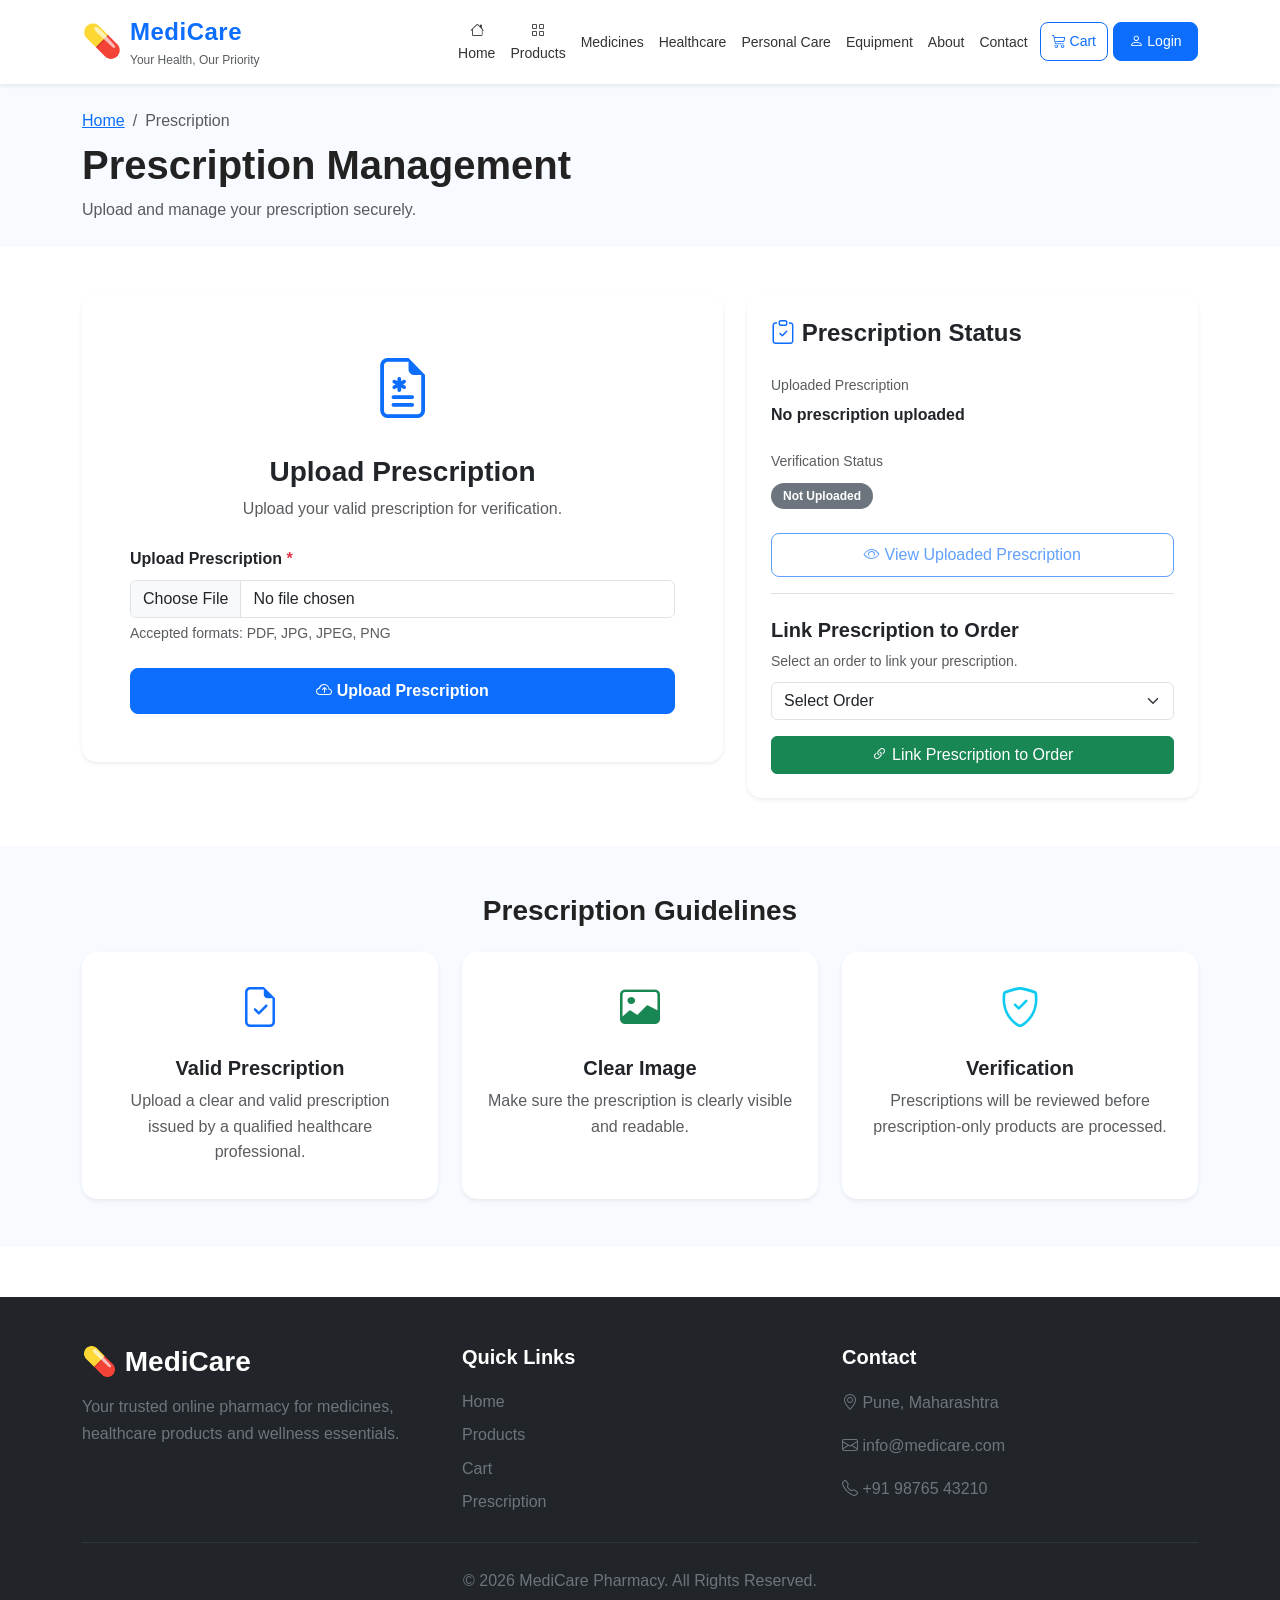
<file: prescription.html>
<!DOCTYPE html>

<html lang="en">

<head>

<meta charset="UTF-8">

<meta name="viewport" content="width=device-width, initial-scale=1.0">

<title>Prescription Upload - MediCare Pharmacy</title>

<!-- Bootstrap CSS -->
<link
    href="https://cdn.jsdelivr.net/npm/bootstrap@5.3.3/dist/css/bootstrap.min.css"
    rel="stylesheet">

<!-- Bootstrap Icons -->
<link
    rel="stylesheet"
    href="https://cdn.jsdelivr.net/npm/bootstrap-icons@1.11.3/font/bootstrap-icons.min.css">

<!-- Custom CSS -->
<link rel="stylesheet" href="css/style.css">


</head>

<body>

<!-- =====================================================
     NAVBAR
===================================================== -->

<nav class="navbar navbar-expand-lg navbar-light bg-white shadow-sm sticky-top">


<div class="container">

    <!-- LOGO -->

    <a
        class="navbar-brand d-flex align-items-center"
        href="index.html">

        <span class="fs-2">💊</span>

        <div class="ms-2">

            <strong class="text-primary fs-4">
                MediCare
            </strong>

            <small class="d-block text-muted">
                Your Health, Our Priority
            </small>

        </div>

    </a>


    <!-- MOBILE BUTTON -->

    <button
        class="navbar-toggler"
        type="button"
        data-bs-toggle="collapse"
        data-bs-target="#navbarMenu">

        <span class="navbar-toggler-icon"></span>

    </button>


    <!-- NAVIGATION -->

    <div
        class="collapse navbar-collapse"
        id="navbarMenu">

        <ul class="navbar-nav ms-auto align-items-lg-center">

            <li class="nav-item">

                <a
                    class="nav-link"
                    href="index.html">

                    <i class="bi bi-house"></i>
                    Home

                </a>

            </li>


            <li class="nav-item">

                <a
                    class="nav-link"
                    href="products.html">

                    <i class="bi bi-grid"></i>
                    Products

                </a>

            </li>


            <li class="nav-item">

                <a
                    class="nav-link"
                    href="products.html">

                    Medicines

                </a>

            </li>


            <li class="nav-item">

                <a
                    class="nav-link"
                    href="products.html">

                    Healthcare

                </a>

            </li>


            <li class="nav-item">

                <a
                    class="nav-link"
                    href="products.html">

                    Personal Care

                </a>

            </li>


            <li class="nav-item">

                <a
                    class="nav-link"
                    href="products.html">

                    Equipment

                </a>

            </li>


            <li class="nav-item">

                <a
                    class="nav-link"
                    href="about.html">

                    About

                </a>

            </li>


            <li class="nav-item">

                <a
                    class="nav-link"
                    href="contact.html">

                    Contact

                </a>

            </li>


            <li class="nav-item ms-lg-2 mt-2 mt-lg-0">

                <a
                    class="btn btn-outline-primary"
                    href="cart.html">

                    <i class="bi bi-cart3"></i>
                    Cart

                </a>

            </li>


            <li class="nav-item ms-lg-2 mt-2 mt-lg-0">

                <a
                    class="btn btn-primary"
                    href="login.html">

                    <i class="bi bi-person"></i>
                    Login

                </a>

            </li>

        </ul>

    </div>

</div>


</nav>

<!-- =====================================================
     PAGE HEADER
===================================================== -->

<section class="bg-light py-4">

<div class="container">

    <nav aria-label="breadcrumb">

        <ol class="breadcrumb mb-2">

            <li class="breadcrumb-item">

                <a href="index.html">
                    Home
                </a>

            </li>

            <li class="breadcrumb-item active">

                Prescription

            </li>

        </ol>

    </nav>


    <h1 class="fw-bold">
        Prescription Management
    </h1>

    <p class="text-muted mb-0">

        Upload and manage your prescription securely.

    </p>

</div>


</section>

<!-- =====================================================
     PRESCRIPTION SECTION
===================================================== -->

<section class="py-5">


<div class="container">

    <div class="row g-4">


        <!-- UPLOAD PRESCRIPTION -->

        <div class="col-lg-7">

            <div class="card border-0 shadow-sm">

                <div class="card-body p-4 p-md-5">

                    <div class="text-center mb-4">

                        <div class="text-primary mb-3">

                            <i
                                class="bi bi-file-earmark-medical"
                                style="font-size: 60px;">
                            </i>

                        </div>

                        <h3 class="fw-bold">
                            Upload Prescription
                        </h3>

                        <p class="text-muted">

                            Upload your valid prescription
                            for verification.

                        </p>

                    </div>


                    <!-- FILE INPUT -->

                    <div class="mb-4">

                        <label
                            for="prescriptionFile"
                            class="form-label fw-bold">

                            Upload Prescription
                            <span class="text-danger">*</span>

                        </label>


                        <input
                            type="file"
                            class="form-control"
                            id="prescriptionFile"
                            accept=".pdf,.jpg,.jpeg,.png">


                        <div class="form-text">

                            Accepted formats:
                            PDF, JPG, JPEG, PNG

                        </div>

                    </div>


                    <!-- FILE PREVIEW -->

                    <div
                        id="filePreview"
                        class="alert alert-light border d-none">

                        <i class="bi bi-file-earmark"></i>

                        <span id="fileName">
                        </span>

                    </div>


                    <!-- UPLOAD BUTTON -->

                    <button
                        type="button"
                        class="btn btn-primary w-100"
                        onclick="uploadPrescription()">

                        <i class="bi bi-cloud-arrow-up"></i>

                        Upload Prescription

                    </button>


                    <!-- SUCCESS MESSAGE -->

                    <div
                        id="uploadMessage"
                        class="alert alert-success mt-3 d-none">

                        <i class="bi bi-check-circle"></i>

                        Prescription uploaded successfully.

                    </div>

                </div>

            </div>

        </div>


        <!-- PRESCRIPTION STATUS -->

        <div class="col-lg-5">

            <div class="card border-0 shadow-sm h-100">

                <div class="card-body p-4">

                    <h4 class="fw-bold mb-4">

                        <i class="bi bi-clipboard-check text-primary"></i>

                        Prescription Status

                    </h4>


                    <!-- UPLOADED FILE -->

                    <div class="mb-4">

                        <small class="text-muted">
                            Uploaded Prescription
                        </small>

                        <h6
                            id="uploadedFileName"
                            class="mt-2">

                            No prescription uploaded

                        </h6>

                    </div>


                    <!-- STATUS -->

                    <div class="mb-4">

                        <small class="text-muted">
                            Verification Status
                        </small>

                        <div class="mt-2">

                            <span
                                id="verificationStatus"
                                class="badge bg-secondary">

                                Not Uploaded

                            </span>

                        </div>

                    </div>


                    <!-- VIEW BUTTON -->

                    <button
                        type="button"
                        id="viewButton"
                        class="btn btn-outline-primary w-100 mb-3"
                        onclick="viewPrescription()"
                        disabled>

                        <i class="bi bi-eye"></i>

                        View Uploaded Prescription

                    </button>


                    <!-- LINK ORDER -->

                    <div class="border-top pt-4">

                        <h5 class="fw-bold">
                            Link Prescription to Order
                        </h5>

                        <p class="text-muted small">

                            Select an order to link your
                            prescription.

                        </p>


                        <select
                            id="orderSelect"
                            class="form-select mb-3">

                            <option value="">
                                Select Order
                            </option>

                            <option value="MC1001">
                                Order #MC1001
                            </option>

                            <option value="MC1002">
                                Order #MC1002
                            </option>

                            <option value="MC1003">
                                Order #MC1003
                            </option>

                        </select>


                        <button
                            type="button"
                            class="btn btn-success w-100"
                            onclick="linkPrescription()">

                            <i class="bi bi-link-45deg"></i>

                            Link Prescription to Order

                        </button>


                        <div
                            id="linkMessage"
                            class="alert alert-success mt-3 d-none">

                            Prescription linked successfully.

                        </div>

                    </div>

                </div>

            </div>

        </div>

    </div>



</section>

<!-- =====================================================
     INFORMATION
===================================================== -->

<section class="py-5 bg-light">


<div class="container">

    <div class="text-center mb-4">

        <h3 class="fw-bold">
            Prescription Guidelines
        </h3>

    </div>


    <div class="row g-4">

        <div class="col-md-4">

            <div class="card border-0 h-100 shadow-sm">

                <div class="card-body text-center p-4">

                    <i
                        class="bi bi-file-earmark-check text-primary"
                        style="font-size: 40px;">
                    </i>

                    <h5 class="fw-bold mt-3">
                        Valid Prescription
                    </h5>

                    <p class="text-muted">
                        Upload a clear and valid prescription
                        issued by a qualified healthcare
                        professional.
                    </p>

                </div>

            </div>

        </div>


        <div class="col-md-4">

            <div class="card border-0 h-100 shadow-sm">

                <div class="card-body text-center p-4">

                    <i
                        class="bi bi-image text-success"
                        style="font-size: 40px;">
                    </i>

                    <h5 class="fw-bold mt-3">
                        Clear Image
                    </h5>

                    <p class="text-muted">
                        Make sure the prescription is clearly
                        visible and readable.
                    </p>

                </div>

            </div>

        </div>


        <div class="col-md-4">

            <div class="card border-0 h-100 shadow-sm">

                <div class="card-body text-center p-4">

                    <i
                        class="bi bi-shield-check text-info"
                        style="font-size: 40px;">
                    </i>

                    <h5 class="fw-bold mt-3">
                        Verification
                    </h5>

                    <p class="text-muted">
                        Prescriptions will be reviewed before
                        prescription-only products are processed.
                    </p>

                </div>

            </div>

        </div>

    </div>

</div>


</section>

<!-- =====================================================
     FOOTER
===================================================== -->

<footer class="bg-dark text-white py-5">


<div class="container">

    <div class="row g-4">

        <div class="col-lg-4">

            <h3>
                💊 MediCare
            </h3>

            <p class="text-secondary">

                Your trusted online pharmacy for medicines,
                healthcare products and wellness essentials.

            </p>

        </div>


        <div class="col-lg-4">

            <h5>
                Quick Links
            </h5>

            <a
                href="index.html"
                class="d-block text-secondary text-decoration-none mb-2">

                Home

            </a>

            <a
                href="products.html"
                class="d-block text-secondary text-decoration-none mb-2">

                Products

            </a>

            <a
                href="cart.html"
                class="d-block text-secondary text-decoration-none mb-2">

                Cart

            </a>

            <a
                href="prescription.html"
                class="d-block text-secondary text-decoration-none">

                Prescription

            </a>

        </div>


        <div class="col-lg-4">

            <h5>
                Contact
            </h5>

            <p class="text-secondary">

                <i class="bi bi-geo-alt"></i>
                Pune, Maharashtra

            </p>

            <p class="text-secondary">

                <i class="bi bi-envelope"></i>
                info@medicare.com

            </p>

            <p class="text-secondary">

                <i class="bi bi-telephone"></i>
                +91 98765 43210

            </p>

        </div>

    </div>


    <hr class="border-secondary my-4">


    <div class="text-center">

        <p class="text-secondary mb-0">

            © 2026 MediCare Pharmacy.
            All Rights Reserved.

        </p>

    </div>

</div>


</footer>

<!-- =====================================================
     JAVASCRIPT
===================================================== -->

<script>

let uploadedFile = null;


/* ================= FILE SELECTION ================= */

document
    .getElementById("prescriptionFile")
    .addEventListener("change", function () {

        const file = this.files[0];

        if (!file) {
            return;
        }


        const allowedTypes = [
            "application/pdf",
            "image/jpeg",
            "image/png"
        ];


        if (!allowedTypes.includes(file.type)) {

            alert(
                "Invalid file type. Please upload PDF, JPG or PNG."
            );

            this.value = "";

            return;
        }


        uploadedFile = file;


        document
            .getElementById("fileName")
            .textContent = file.name;


        document
            .getElementById("filePreview")
            .classList.remove("d-none");

    });


/* ================= UPLOAD ================= */

function uploadPrescription() {

    const fileInput =
        document.getElementById("prescriptionFile");

    const file = fileInput.files[0];


    if (!file) {

        alert("Please select a prescription first.");

        return;
    }


    uploadedFile = file;


    document
        .getElementById("uploadedFileName")
        .textContent = file.name;


    const status =
        document.getElementById("verificationStatus");

    status.textContent = "Pending Verification";

    status.className = "badge bg-warning text-dark";


    document
        .getElementById("uploadMessage")
        .classList.remove("d-none");


    document
        .getElementById("viewButton")
        .disabled = false;

}


/* ================= VIEW PRESCRIPTION ================= */

function viewPrescription() {

    if (!uploadedFile) {

        alert("No prescription uploaded.");

        return;
    }


    const fileURL =
        URL.createObjectURL(uploadedFile);


    window.open(fileURL, "_blank");

}


/* ================= LINK PRESCRIPTION ================= */

function linkPrescription() {

    if (!uploadedFile) {

        alert(
            "Please upload a prescription before linking it to an order."
        );

        return;
    }


    const order =
        document.getElementById("orderSelect").value;


    if (!order) {

        alert("Please select an order.");

        return;
    }


    document
        .getElementById("linkMessage")
        .textContent =
        "Prescription linked successfully to Order #" + order;


    document
        .getElementById("linkMessage")
        .classList.remove("d-none");

}

</script>

<!-- Bootstrap JS -->

<script
    src="https://cdn.jsdelivr.net/npm/bootstrap@5.3.3/dist/js/bootstrap.bundle.min.js">
</script>

</body>

</html>
</file>
<file: css/style.css>
/* =====================================================
   GENERAL
===================================================== */

* {
    margin: 0;
    padding: 0;
    box-sizing: border-box;
}

html {
    scroll-behavior: smooth;
}

body {
    font-family: Arial, Helvetica, sans-serif;
    color: #222;
    background-color: #ffffff;
    line-height: 1.6;
}

section {
    overflow: hidden;
}

a {
    transition: all 0.3s ease;
}


/* =====================================================
   NAVBAR
===================================================== */

.navbar {
    padding: 8px 0;
    z-index: 1000;
}

.navbar .container-fluid {
    width: 100%;
    max-width: 1500px;
    margin: 0 auto;
}

/* Logo */

.navbar-brand {
    text-decoration: none;
    flex-shrink: 0;
    margin-right: 15px;
}

.navbar-brand strong {
    letter-spacing: 0.5px;
}

.navbar-brand small {
    font-size: 12px;
    white-space: nowrap;
}

/* Navigation */

.navbar-nav {
    display: flex;
    align-items: center;
    flex-wrap: nowrap;
    gap: 2px;
}

.navbar-nav .nav-item {
    white-space: nowrap;
}

.navbar-nav .nav-link {
    font-weight: 500;
    color: #333;
    margin: 0 1px;
    padding: 8px 8px !important;
    border-radius: 6px;
    white-space: nowrap;
    text-align: center;
}

.navbar-nav .nav-link:hover {
    color: #0d6efd;
    background-color: #f0f6ff;
}

.navbar-nav .nav-link.active {
    color: #0d6efd;
    font-weight: 600;
}

/* Navbar icons */

.navbar-nav .nav-link i {
    display: block;
    margin-bottom: 1px;
}

/* Buttons */

.navbar .btn {
    border-radius: 8px;
    padding: 8px 13px;
    font-weight: 500;
    white-space: nowrap;
}

.navbar-nav .ms-lg-2 {
    margin-left: 4px !important;
}

.navbar-nav .btn-primary {
    min-width: 85px;
}

/* Prevent navbar content from overflowing */

.navbar-collapse {
    min-width: 0;
}


/* =====================================================
   LARGE DESKTOP NAVBAR
===================================================== */

@media (min-width: 1200px) {

    .navbar-brand {
        margin-right: 8px;
    }

    .navbar-nav {
        gap: 1px;
    }

    .navbar-nav .nav-link {
        font-size: 14px;
        padding-left: 6px !important;
        padding-right: 6px !important;
    }

    .navbar .btn {
        font-size: 14px;
        padding: 8px 11px;
    }
}


/* =====================================================
   TABLET NAVBAR
===================================================== */

@media (max-width: 1199px) {

    .navbar-nav {
        align-items: flex-start;
        padding-top: 15px;
    }

    .navbar-nav .nav-link {
        margin: 2px 0;
        padding: 8px 0 !important;
        text-align: left;
    }

    .navbar-nav .btn {
        margin-top: 5px;
    }
}


/* =====================================================
   HERO SLIDER
===================================================== */

#heroSlider {
    overflow: hidden;
}

.carousel-item {
    min-height: 500px;
}

.carousel-item .container {
    min-height: 500px;
    display: flex;
    align-items: center;
}

.carousel-item h1 {
    font-size: 52px;
    line-height: 1.15;
    margin-bottom: 20px;
}

.carousel-item p {
    font-size: 19px;
    max-width: 650px;
}

.carousel-item .badge {
    padding: 10px 16px;
    font-size: 13px;
    border-radius: 30px;
}

.carousel-item .btn {
    padding: 12px 28px;
    border-radius: 8px;
    font-weight: 600;
    margin-top: 10px;
}

.carousel-item .display-1 {
    font-size: 150px;
    animation: floatIcon 3s ease-in-out infinite;
}

@keyframes floatIcon {

    0% {
        transform: translateY(0);
    }

    50% {
        transform: translateY(-15px);
    }

    100% {
        transform: translateY(0);
    }
}

.carousel-control-prev,
.carousel-control-next {
    width: 7%;
}


/* =====================================================
   SECTION HEADINGS
===================================================== */

section h2 {
    font-size: 36px;
    margin-top: 8px;
    margin-bottom: 10px;
}

section .text-primary.fw-bold {
    letter-spacing: 1.5px;
    font-size: 13px;
}


/* =====================================================
   PRODUCT CARDS
===================================================== */

.card {
    border-radius: 15px !important;
    overflow: hidden;
    transition: all 0.3s ease;
}

.card:hover {
    transform: translateY(-8px);
    box-shadow: 0 15px 35px rgba(0, 0, 0, 0.12) !important;
}

.card > .text-center.bg-light {
    min-height: 180px;
    display: flex;
    justify-content: center;
    align-items: center;
}

.card-body {
    padding: 25px;
}

.card-title {
    font-weight: 600;
}

.card-body h5 {
    font-weight: 600;
}

.card .badge {
    padding: 7px 12px;
    border-radius: 20px;
}


/* =====================================================
   PRODUCT PRICE
===================================================== */

.text-primary {
    color: #0d6efd !important;
}


/* =====================================================
   ADD TO CART BUTTON
===================================================== */

.card .btn-primary {
    border-radius: 8px;
    padding: 10px;
    font-weight: 600;
}

.card .btn-primary:hover {
    transform: translateY(-2px);
}


/* =====================================================
   BEST SELLING PRODUCTS
===================================================== */

.bg-light {
    background-color: #f7faff !important;
}

.display-3,
.display-4 {
    transition: transform 0.3s ease;
}

.card:hover .display-3,
.card:hover .display-4 {
    transform: scale(1.08);
}

.btn-outline-primary {
    border-radius: 8px;
    font-weight: 500;
    padding: 9px 18px;
}


/* =====================================================
   NEW ARRIVALS
===================================================== */

section .card h5 {
    margin-bottom: 8px;
}

section .card p {
    margin-bottom: 10px;
}

.new-arrival-card {
    transition: all 0.3s ease;
}


/* =====================================================
   HEALTHCARE CATEGORIES
===================================================== */

section .btn-link {
    text-decoration: none;
    font-weight: 600;
}

section .btn-link:hover {
    text-decoration: underline;
}


/* =====================================================
   OFFERS SECTION
===================================================== */

#offers .bg-primary {
    background: linear-gradient(
        135deg,
        #0d6efd,
        #0056d6
    ) !important;

    box-shadow: 0 15px 40px rgba(13, 110, 253, 0.25);
}

#offers h2 {
    font-size: 38px;
}

#offers p {
    max-width: 700px;
    font-size: 17px;
}

#offers .btn {
    border-radius: 8px;
    padding: 11px 25px;
    font-weight: 600;
}

#offers .display-1 {
    font-size: 100px;
}


/* =====================================================
   HEALTH TIPS
===================================================== */

section .card a {
    color: #0d6efd;
    font-weight: 600;
    text-decoration: none;
}

section .card a:hover {
    text-decoration: underline;
}


/* =====================================================
   TESTIMONIALS
===================================================== */

.text-warning {
    font-size: 18px;
    letter-spacing: 2px;
}

section .card .text-warning {
    margin-bottom: 10px;
}

section .card h6 {
    font-weight: 700;
    margin-bottom: 3px;
}


/* =====================================================
   NEWSLETTER
===================================================== */

section form {
    margin-top: 25px;
}

section form .form-control {
    border-radius: 8px;
    border: 1px solid #d8dee8;
    padding: 12px 16px;
}

section form .form-control:focus {
    border-color: #0d6efd;
    box-shadow: 0 0 0 0.2rem rgba(13, 110, 253, 0.15);
}

section form .btn {
    border-radius: 8px;
    font-weight: 600;
}


/* =====================================================
   FOOTER
===================================================== */

footer {
    background: #111827 !important;
    margin-top: 50px;
}

footer h3 {
    font-weight: 700;
    margin-bottom: 15px;
}

footer h5 {
    font-weight: 600;
    margin-bottom: 20px;
}

footer p {
    line-height: 1.7;
}

footer a {
    transition: all 0.3s ease;
}

footer a:hover {
    color: #ffffff !important;
    padding-left: 4px;
}

footer hr {
    opacity: 0.2;
}


/* =====================================================
   BUTTONS
===================================================== */

.btn {
    transition: all 0.3s ease;
}

.btn-primary:hover {
    transform: translateY(-2px);
    box-shadow: 0 7px 15px rgba(13, 110, 253, 0.25);
}

.btn-success:hover {
    transform: translateY(-2px);
}

.btn-danger:hover {
    transform: translateY(-2px);
}


/* =====================================================
   SCROLLBAR
===================================================== */

::-webkit-scrollbar {
    width: 9px;
}

::-webkit-scrollbar-track {
    background: #f1f1f1;
}

::-webkit-scrollbar-thumb {
    background: #0d6efd;
    border-radius: 10px;
}

::-webkit-scrollbar-thumb:hover {
    background: #0056d6;
}


/* =====================================================
   RESPONSIVE DESIGN
===================================================== */

@media (max-width: 991px) {

    .navbar-nav {
        padding-top: 15px;
        align-items: flex-start;
    }

    .navbar-nav .nav-link {
        margin: 2px 0;
        padding: 8px 0 !important;
        text-align: left;
    }

    .navbar-nav .btn {
        margin-top: 5px;
    }

    .carousel-item {
        min-height: 450px;
    }

    .carousel-item .container {
        min-height: 450px;
    }

    .carousel-item h1 {
        font-size: 42px;
    }

    .carousel-item .display-1 {
        font-size: 110px;
    }

    section h2 {
        font-size: 32px;
    }
}


/* =====================================================
   MOBILE
===================================================== */

@media (max-width: 767px) {

    .navbar-brand strong {
        font-size: 20px !important;
    }

    .navbar-brand small {
        font-size: 10px;
    }

    .carousel-item {
        min-height: 600px;
        text-align: center;
    }

    .carousel-item .container {
        min-height: 600px;
    }

    .carousel-item h1 {
        font-size: 34px;
    }

    .carousel-item p {
        font-size: 16px;
    }

    .carousel-item .display-1 {
        font-size: 90px;
        margin-top: 25px;
    }

    section h2 {
        font-size: 28px;
    }

    #offers {
        text-align: center;
    }

    #offers h2 {
        font-size: 28px;
    }

    #offers .display-1 {
        font-size: 70px;
        margin-top: 25px;
    }

    footer {
        text-align: center;
    }

    footer .d-flex {
        justify-content: center;
    }
}


/* =====================================================
   EXTRA SMALL DEVICES
===================================================== */

@media (max-width: 575px) {

    .carousel-item h1 {
        font-size: 29px;
    }

    .carousel-item .display-1 {
        font-size: 70px;
    }

    section {
        padding-top: 50px !important;
        padding-bottom: 50px !important;
    }

    section h2 {
        font-size: 26px;
    }

    .card-body {
        padding: 20px;
    }

    #offers .bg-primary {
        padding: 30px !important;
    }
}


/* =====================================================
   PRODUCT CATALOG
===================================================== */

.catalog-header {
    background: linear-gradient(135deg, #0d6efd, #0a58ca);
    color: white;
    padding: 60px 20px;
}

.catalog-header h1 {
    font-size: 42px;
    font-weight: 700;
    margin-bottom: 10px;
}

.catalog-header p {
    font-size: 18px;
    margin-bottom: 0;
}


/* =====================================================
   PRODUCT CARD
===================================================== */

.product-card {
    border: none;
    border-radius: 15px;
    overflow: hidden;
    box-shadow: 0 4px 15px rgba(0, 0, 0, 0.08);
    transition: 0.3s ease;
}

.product-card:hover {
    transform: translateY(-8px);
    box-shadow: 0 10px 25px rgba(0, 0, 0, 0.15);
}


/* =====================================================
   PRODUCT IMAGE
===================================================== */

.product-image {
    height: 200px;
    background: #f1f7ff;

    display: flex;
    align-items: center;
    justify-content: center;

    font-size: 70px;
    color: #0d6efd;
}


/* =====================================================
   PRODUCT CARD CONTENT
===================================================== */

.product-card .card-body {
    padding: 25px;
}

.product-card .card-title {
    font-weight: 700;
}

.product-card p {
    line-height: 1.6;
}


/* =====================================================
   FILTER BUTTONS
===================================================== */

.filter-btn {
    margin: 5px;
    border-radius: 25px;
    padding: 8px 18px;
}


/* =====================================================
   SEARCH BOX
===================================================== */

#searchInput {
    border-left: none;
}

.input-group-text {
    background: white;
}


/* =====================================================
   PRODUCT CATALOG MOBILE
===================================================== */

@media (max-width: 768px) {

    .catalog-header {
        padding: 40px 15px;
    }

    .catalog-header h1 {
        font-size: 32px;
    }

    .catalog-header p {
        font-size: 16px;
    }

    .filter-btn {
        width: 100%;
        margin: 4px 0;
    }
}
</file>
